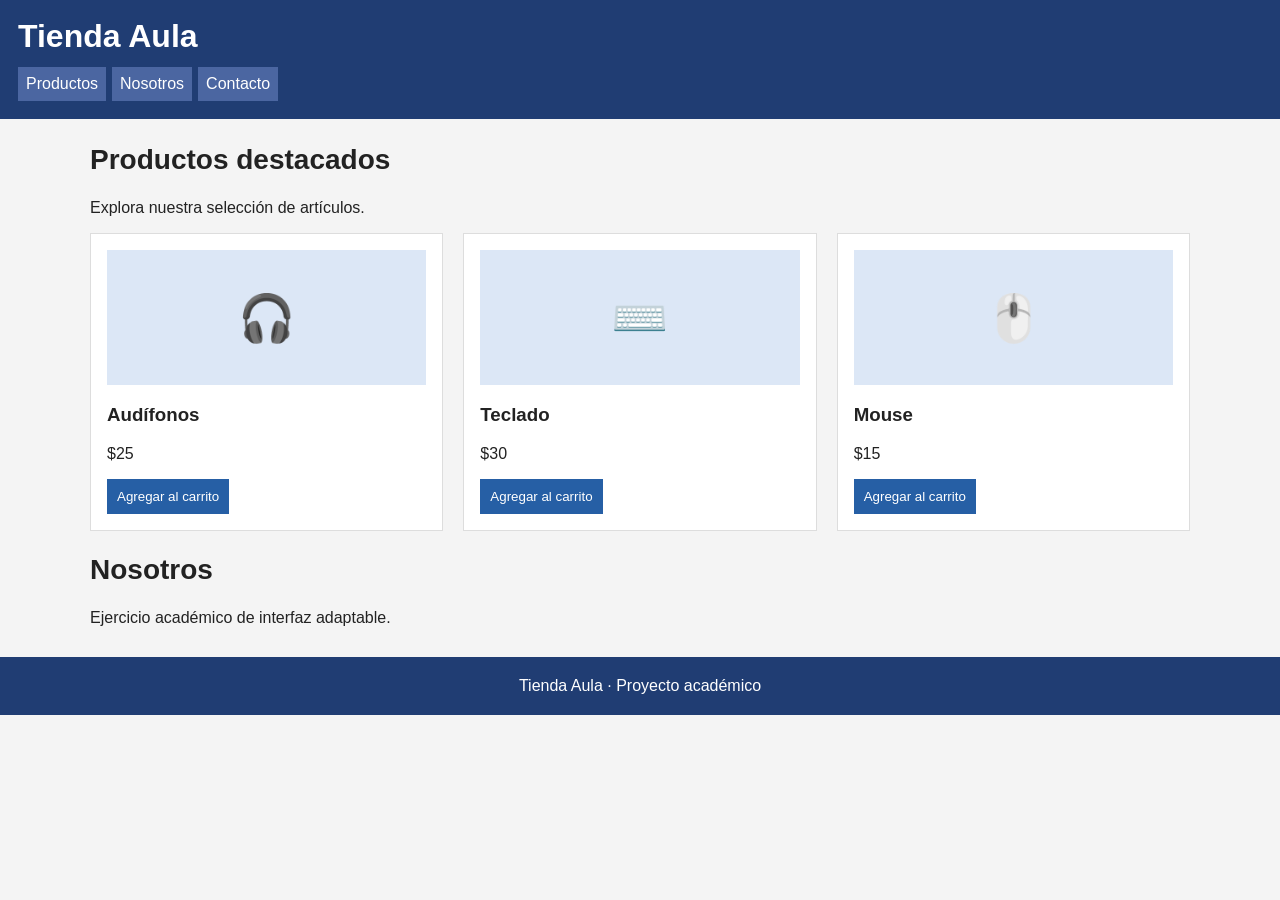
<file: Taller/index.html>
<!doctype html><html lang="es"><head><meta charset="utf-8"><meta name="viewport" content="width=device-width, initial-scale=1"><title>Tienda Aula — Reto responsive</title><link rel="stylesheet" href="styles.css"></head><body><header><h1>Tienda Aula</h1><nav aria-label="Navegación principal"><a href="#productos">Productos</a><a href="#nosotros">Nosotros</a><a href="#contacto">Contacto</a></nav></header><main><section id="productos"><h2>Productos destacados</h2><p>Explora nuestra selección de artículos.</p><div class="productos"><article class="tarjeta"><div class="foto" aria-hidden="true">🎧</div><h3>Audífonos</h3><p>$25</p><button type="button" onclick="agregar('Audífonos')">Agregar al carrito</button></article><article class="tarjeta"><div class="foto" aria-hidden="true">⌨️</div><h3>Teclado</h3><p>$30</p><button type="button" onclick="agregar('Teclado')">Agregar al carrito</button></article><article class="tarjeta"><div class="foto" aria-hidden="true">🖱️</div><h3>Mouse</h3><p>$15</p><button type="button" onclick="agregar('Mouse')">Agregar al carrito</button></article></div><p id="estado" role="status" aria-live="polite"></p></section><section id="nosotros"><h2>Nosotros</h2><p>Ejercicio académico de interfaz adaptable.</p></section></main><footer id="contacto">Tienda Aula · Proyecto académico</footer><script>function agregar(nombre){document.getElementById('estado').textContent=nombre+' agregado al carrito.'}</script></body></html>
</file>
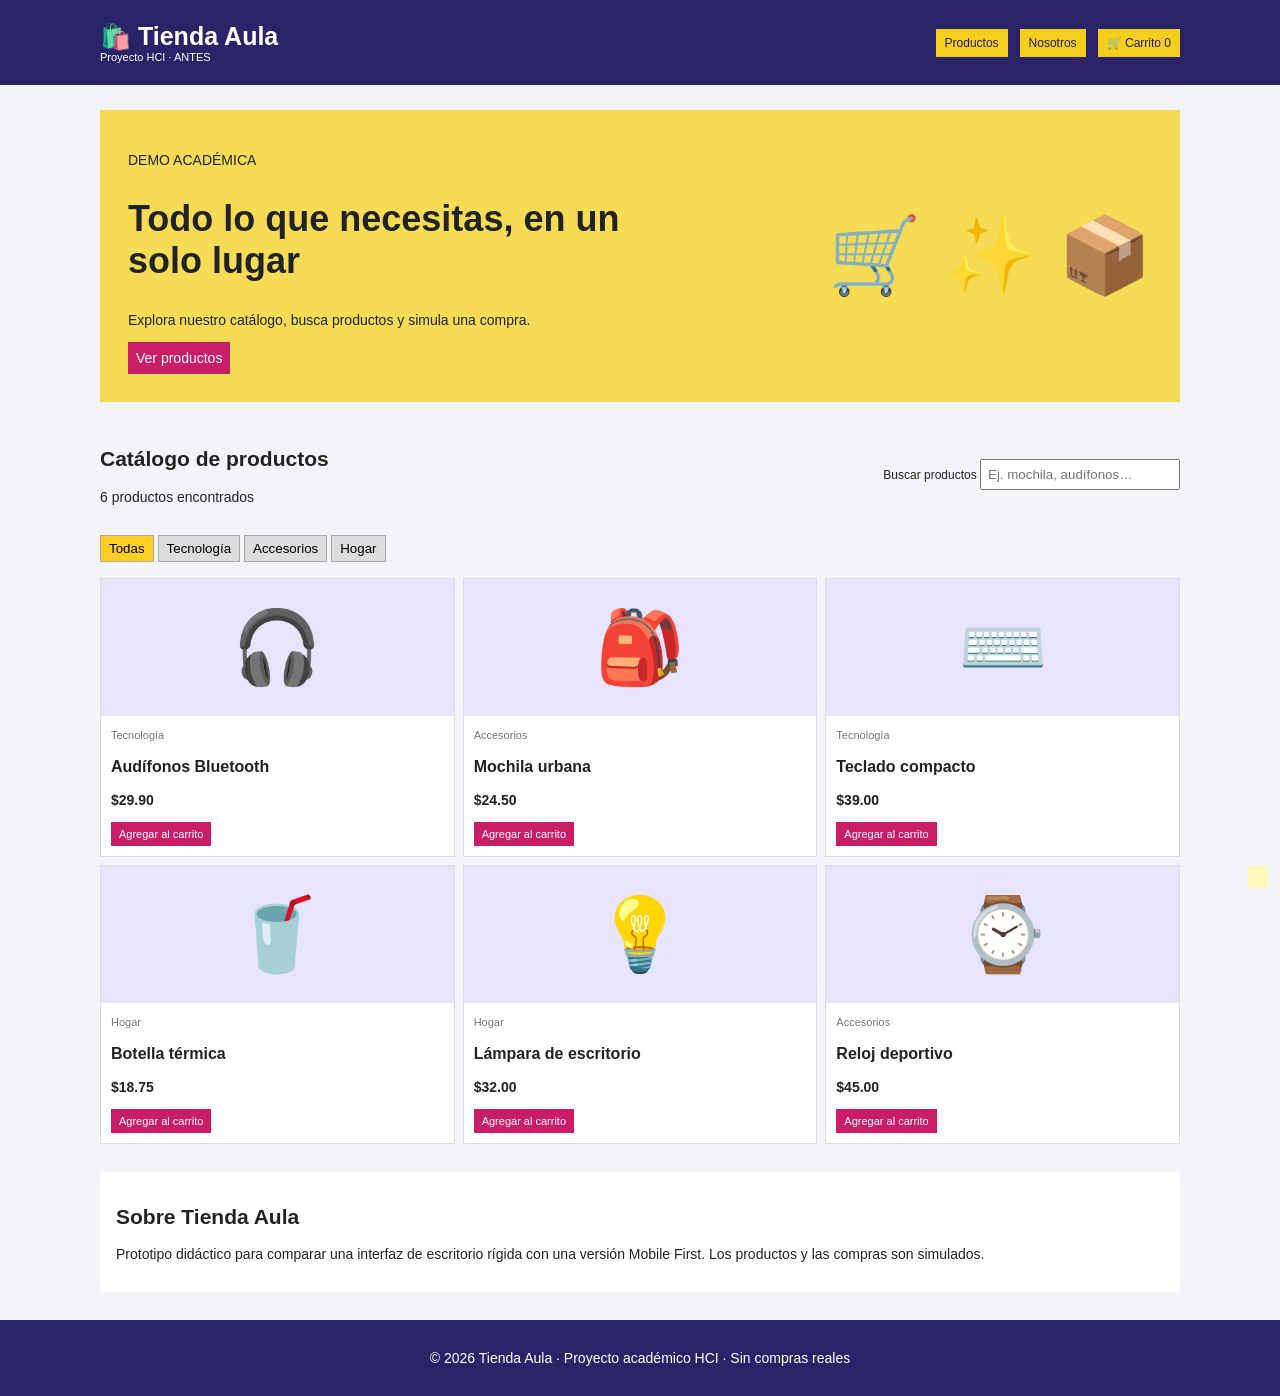
<file: Prototipo/antes/index.html>
<!DOCTYPE html><html lang="es"><head><meta charset="UTF-8"><meta name="viewport" content="width=device-width,initial-scale=1"><title>Tienda Aula | ANTES</title><style>/* ANTES 01: ancho fijo; en celulares obliga a desplazarse horizontalmente. */
*{box-sizing:border-box}body{margin:0;font:14px Arial,sans-serif;background:#f3f4f8;color:#222;min-width:1120px}.skip{position:absolute;left:-9999px}.site-header{background:#2a2368;color:#fff}.header-inner{width:1080px;margin:auto;height:85px;display:flex;align-items:center;justify-content:space-between}.brand{font-size:25px;font-weight:bold}.brand small{display:block;font-size:11px;font-weight:normal}nav{display:flex;align-items:center;gap:12px}nav a,nav button{background:#f4cf1b;color:#281b57;border:0;padding:7px 9px;text-decoration:none;font:12px Arial;cursor:pointer}.hero{width:1080px;margin:25px auto;display:flex;align-items:center;justify-content:space-between;background:#f6dc54;padding:28px}.hero h1{font-size:36px;max-width:550px}.hero p{max-width:550px}.hero-art{font-size:75px}.hero-link{display:inline-block;background:#c91d67;color:white;padding:8px;text-decoration:none}.shop,.about{width:1080px;margin:28px auto}.shop-heading{display:flex;justify-content:space-between;align-items:center}.shop-heading label{font-size:12px}.shop-heading input{padding:6px;width:200px}.filters{display:flex;gap:4px;margin:16px 0}.filters button{border:1px solid #aaa;background:#ddd;padding:5px 8px;cursor:pointer}.filters .active{background:#ffcf20}.products{display:grid;grid-template-columns:repeat(3,1fr);gap:8px}.product{background:white;border:1px solid #ddd}.product-image{font-size:72px;text-align:center;padding:26px;background:#e6e4ff}.product-body{padding:10px}.product h3{font-size:16px}.category{font-size:11px;color:#777}.price{font-weight:bold}.product button{border:0;background:#c91d67;color:white;padding:6px 8px;cursor:pointer;font-size:11px}.about{padding:16px;background:#fff}.cart-panel{position:fixed;right:15px;top:95px;width:310px;max-height:78vh;overflow:auto;background:#fff;border:2px solid #2a2368;box-shadow:0 6px 25px #0003;padding:15px;z-index:5}.cart-panel[hidden]{display:none}.cart-panel ul{padding:0;list-style:none}.cart-panel li{padding:8px 0;border-bottom:1px solid #ddd}.qty{display:flex;gap:7px;align-items:center}.qty button{cursor:pointer}.cart-panel input{display:block;margin:8px 0;padding:6px}.cart-panel #checkout{background:#c91d67;color:#fff;border:0;padding:8px;cursor:pointer}.cart-panel #checkout:disabled{opacity:.4}.notice{position:fixed;bottom:12px;right:12px;background:#fff8b9;padding:10px;max-width:320px;min-height:22px}.note{font-size:11px}footer{text-align:center;background:#2a2368;color:white;padding:16px}</style></head><body>
<a class="skip" href="#main">Saltar al contenido</a>
<header class="site-header"><div class="header-inner"><div class="brand">🛍️ Tienda Aula <small>Proyecto HCI · ANTES</small></div><nav aria-label="Navegación principal"><a href="#main">Productos</a><a href="#about">Nosotros</a><button id="cartToggle" type="button" aria-expanded="false" aria-controls="cartPanel">🛒 Carrito <span id="cartCount">0</span></button></nav></div></header>
<main id="main"><section class="hero"><div><p class="eyebrow">DEMO ACADÉMICA</p><h1>Todo lo que necesitas, en un solo lugar</h1><p>Explora nuestro catálogo, busca productos y simula una compra.</p><a class="hero-link" href="#catalog">Ver productos</a></div><div class="hero-art" aria-hidden="true">🛒 ✨ 📦</div></section>
<section class="shop" id="catalog" aria-labelledby="shopTitle"><div class="shop-heading"><div><h2 id="shopTitle">Catálogo de productos</h2><p id="count">6 productos encontrados</p></div><label for="search">Buscar productos <input id="search" type="search" placeholder="Ej. mochila, audífonos…" autocomplete="off"></label></div>
<div class="filters" role="group" aria-label="Filtrar productos por categoría"><button class="active" data-category="Todas" aria-pressed="true">Todas</button><button data-category="Tecnología" aria-pressed="false">Tecnología</button><button data-category="Accesorios" aria-pressed="false">Accesorios</button><button data-category="Hogar" aria-pressed="false">Hogar</button></div><div id="products" class="products"></div></section>
<section id="about" class="about"><h2>Sobre Tienda Aula</h2><p>Prototipo didáctico para comparar una interfaz de escritorio rígida con una versión Mobile First. Los productos y las compras son simulados.</p></section></main>
<aside id="cartPanel" class="cart-panel" hidden aria-labelledby="cartTitle"><h2 id="cartTitle" tabindex="-1">Tu carrito</h2><ul id="cartItems"></ul><p class="total">Total: <strong id="total">$0.00</strong></p><label for="customer">Nombre para compra simulada</label><input id="customer" placeholder="Tu nombre"><button id="checkout" type="button">Finalizar compra de prueba</button><p class="note">Demostración sin pagos ni almacenamiento de datos.</p></aside>
<div id="notice" class="notice" role="status" aria-live="polite"></div><footer><p>© 2026 Tienda Aula · Proyecto académico HCI · Sin compras reales</p></footer>
<script>/* ANTES 02: funciones de búsqueda, filtros y carrito disponibles, pero controles pequeños y sin diseño táctil. */
const PRODUCTS = [{"id": 1, "name": "Audífonos Bluetooth", "cat": "Tecnología", "price": 29.9, "emoji": "🎧"}, {"id": 2, "name": "Mochila urbana", "cat": "Accesorios", "price": 24.5, "emoji": "🎒"}, {"id": 3, "name": "Teclado compacto", "cat": "Tecnología", "price": 39.0, "emoji": "⌨️"}, {"id": 4, "name": "Botella térmica", "cat": "Hogar", "price": 18.75, "emoji": "🥤"}, {"id": 5, "name": "Lámpara de escritorio", "cat": "Hogar", "price": 32.0, "emoji": "💡"}, {"id": 6, "name": "Reloj deportivo", "cat": "Accesorios", "price": 45.0, "emoji": "⌚"}];
const money = n => '$' + n.toFixed(2);
let cart = {};
let category = 'Todas';
const $ = id => document.getElementById(id);
function visibleProducts(){
 const q = $('search').value.trim().toLocaleLowerCase('es');
 return PRODUCTS.filter(p => (category === 'Todas' || p.cat === category) && p.name.toLocaleLowerCase('es').includes(q));
}
function renderProducts(){
 const items = visibleProducts();
 $('products').innerHTML = items.map(p => `<article class="product"><div class="product-image" aria-hidden="true">${p.emoji}</div><div class="product-body"><span class="category">${p.cat}</span><h3>${p.name}</h3><p class="price">${money(p.price)}</p><button type="button" onclick="add(${p.id})" aria-label="Agregar ${p.name} al carrito">Agregar al carrito</button></div></article>`).join('') || '<p class="empty">No se encontraron productos. Prueba otra búsqueda.</p>';
 $('count').textContent = items.length + ' productos encontrados';
}
function add(id){ cart[id]=(cart[id]||0)+1; renderCart(); announce('Producto agregado al carrito'); }
function changeQty(id, delta){ cart[id]=(cart[id]||0)+delta; if(cart[id]<=0) delete cart[id]; renderCart(); }
function renderCart(){
 const ids=Object.keys(cart);
 $('cartItems').innerHTML=ids.map(id=>{const p=PRODUCTS.find(x=>x.id===Number(id));return `<li><span>${p.emoji} ${p.name}</span><div class="qty"><button type="button" onclick="changeQty(${id},-1)" aria-label="Quitar una unidad de ${p.name}">−</button><span>${cart[id]}</span><button type="button" onclick="changeQty(${id},1)" aria-label="Agregar una unidad de ${p.name}">+</button></div></li>`}).join('') || '<li>El carrito está vacío.</li>';
 const total=ids.reduce((s,id)=>s+PRODUCTS.find(x=>x.id===Number(id)).price*cart[id],0);
 $('total').textContent=money(total); $('cartCount').textContent=ids.reduce((s,id)=>s+cart[id],0);
 $('checkout').disabled=!ids.length;
}
function announce(msg){ $('notice').textContent=msg; }
function toggleCart(){const panel=$('cartPanel');panel.hidden=!panel.hidden;$('cartToggle').setAttribute('aria-expanded',String(!panel.hidden));if(!panel.hidden)$('cartTitle').focus();}
function checkout(){if(!Object.keys(cart).length)return;const name=$('customer').value.trim();if(!name){announce('Escribe tu nombre para completar la compra de demostración.');$('customer').focus();return;}const total=$('total').textContent;cart={};renderCart();announce('Compra simulada realizada para '+name+'. Total: '+total+'. No se ha realizado ningún cobro.');$('customer').value='';}
document.addEventListener('DOMContentLoaded',()=>{
 $('search').addEventListener('input',renderProducts);
 document.querySelectorAll('[data-category]').forEach(b=>b.addEventListener('click',()=>{category=b.dataset.category;document.querySelectorAll('[data-category]').forEach(x=>{x.classList.toggle('active',x===b);x.setAttribute('aria-pressed',String(x===b));});renderProducts();}));
 $('cartToggle').addEventListener('click',toggleCart);
 $('checkout').addEventListener('click',checkout);
 renderProducts();renderCart();
});</script></body></html>
</file>
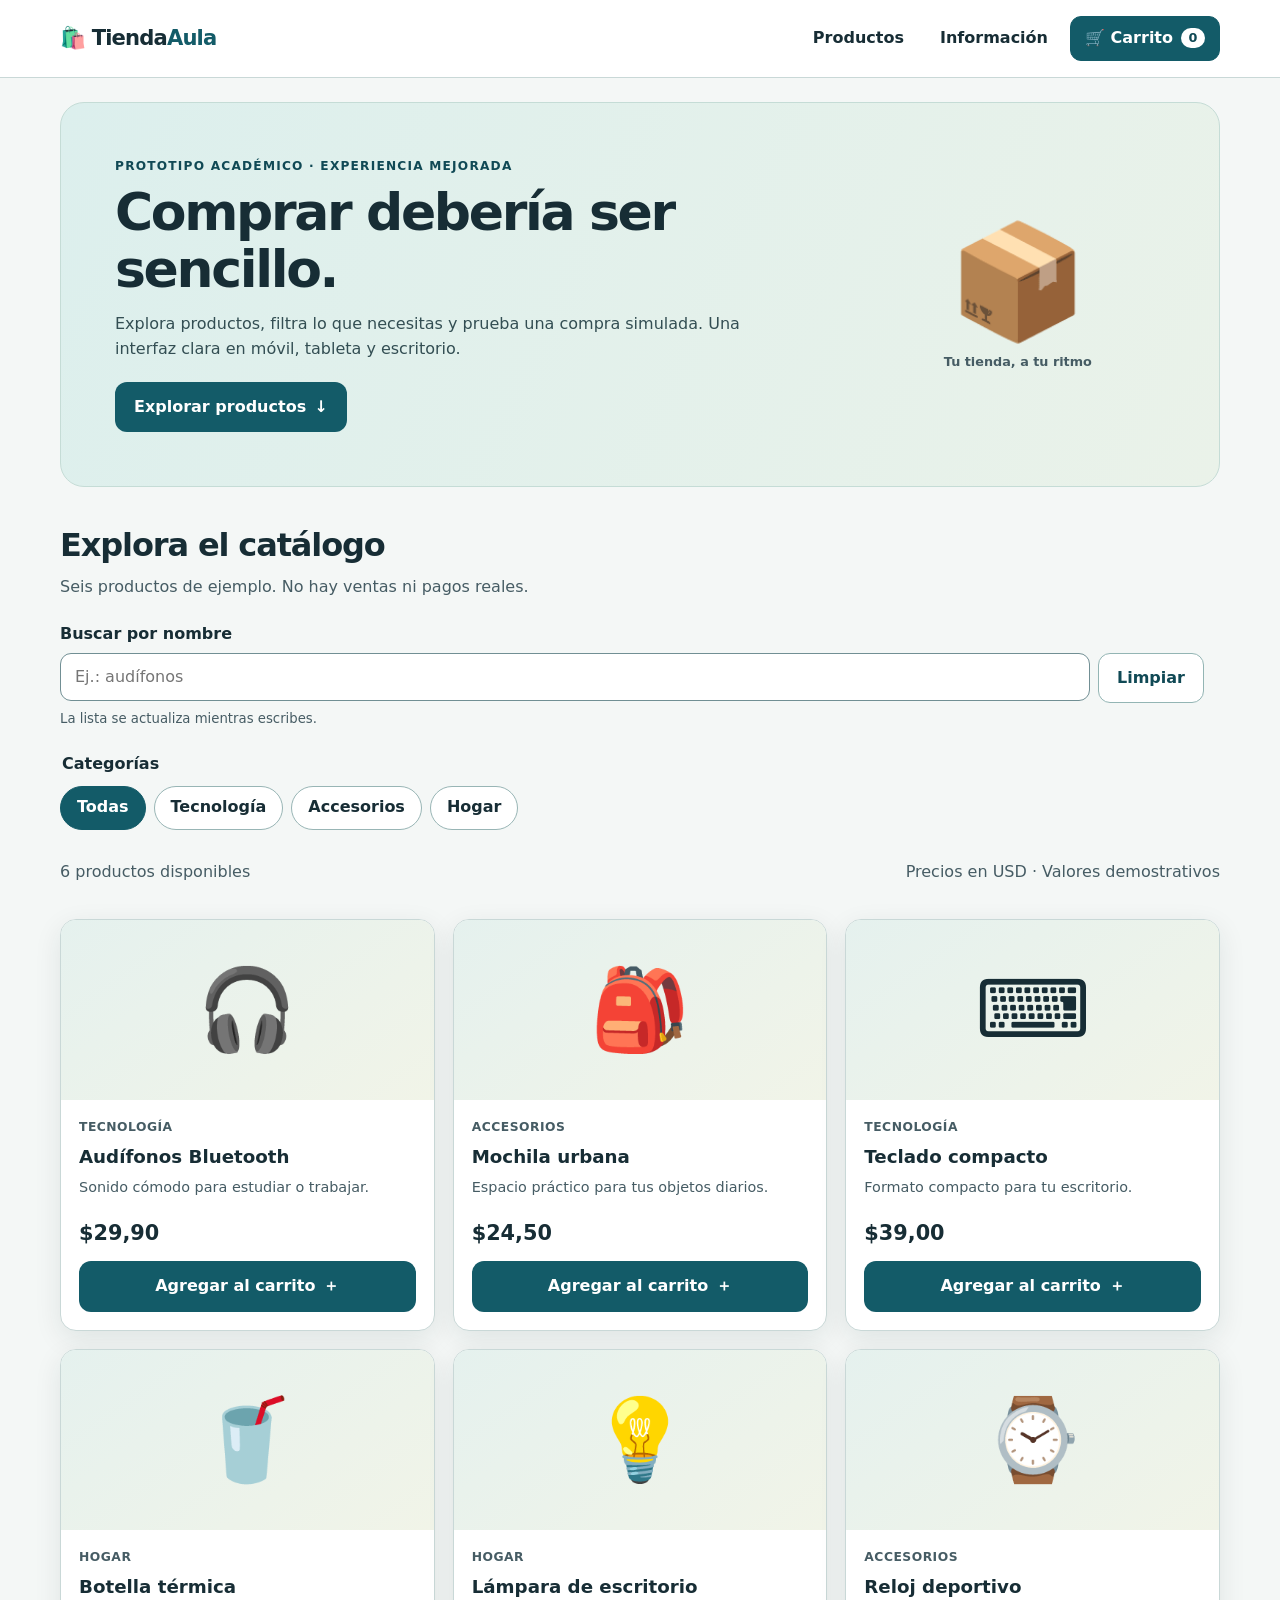
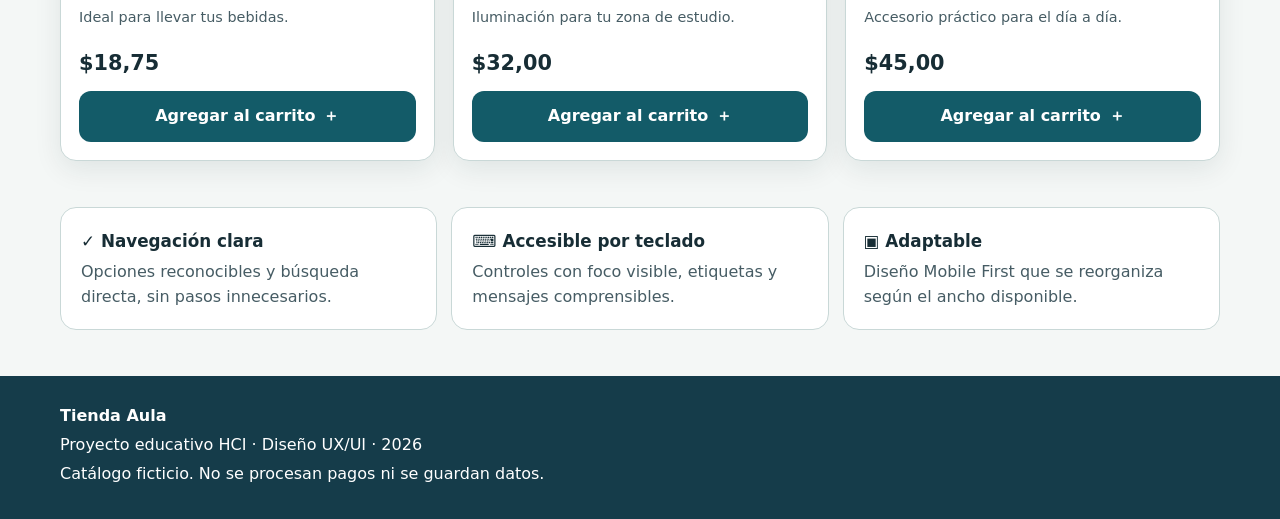
<file: Prototipo/despues/index.html>
<!doctype html>
<html lang="es">
<head>
<meta charset="utf-8">
<meta name="viewport" content="width=device-width, initial-scale=1">
<meta name="theme-color" content="#153c4a">
<meta name="description" content="Tienda Aula: prototipo académico de comercio electrónico con diseño inclusivo y responsive.">
<title>Tienda Aula | Catálogo accesible</title>
<style>
/* MEJORA UX 01 — Sistema de diseño: consistencia (Nielsen 4), contraste y jerarquía. */
:root{color-scheme:light;--ink:#172d35;--muted:#465c64;--primary:#135b68;--primary-dark:#104955;--accent:#146c4b;--bg:#f4f7f6;--paper:#fff;--border:#c9d8d7;--focus:#f3a712;--danger:#a5272c;--success:#155b3e;--radius:16px;--shadow:0 8px 28px rgba(13,44,48,.09)}
*{box-sizing:border-box}html{scroll-behavior:smooth}body{margin:0;background:var(--bg);color:var(--ink);font:16px/1.55 system-ui,-apple-system,"Segoe UI",sans-serif}button,input{font:inherit}button{cursor:pointer}a{color:var(--primary-dark)}:focus-visible{outline:3px solid var(--focus);outline-offset:3px}button:disabled{cursor:not-allowed;opacity:.5}.skip{position:absolute;left:12px;top:-80px;z-index:100;background:white;padding:12px 18px;border-radius:10px}.skip:focus{top:12px}.wrap{width:min(1160px,calc(100% - 32px));margin-inline:auto}.sr-only{position:absolute;width:1px;height:1px;padding:0;margin:-1px;overflow:hidden;clip:rect(0,0,0,0);white-space:nowrap;border:0}
/* MEJORA UX 02 — Navegación predecible y objetivos táctiles de al menos 44px (Fitts). */
header{background:var(--paper);border-bottom:1px solid var(--border);position:relative;z-index:2}.header-row{display:flex;align-items:center;justify-content:space-between;gap:16px;padding-block:16px;flex-wrap:wrap}.brand{font-size:1.32rem;font-weight:850;letter-spacing:-.04em;color:var(--ink);text-decoration:none}.brand span{color:var(--primary)}.nav{display:flex;align-items:center;gap:8px;flex-wrap:wrap}.nav a,.nav button{display:inline-flex;align-items:center;justify-content:center;min-height:44px;border-radius:11px;padding:9px 14px;text-decoration:none;font-weight:700}.nav a{color:var(--ink)}.nav a:hover{background:#e9f2f0}.cart-trigger{border:1px solid var(--primary);background:var(--primary);color:#fff;gap:8px}.count-bubble{background:#fff;color:var(--primary-dark);border-radius:100px;min-width:24px;padding:0 6px;font-size:.8rem}
.hero{margin-block:24px 34px;background:linear-gradient(115deg,#dcefed,#eaf2e9);border:1px solid #c5dcd6;border-radius:24px;padding:clamp(24px,5vw,54px);display:grid;gap:20px}.eyebrow{color:var(--primary-dark);font-size:.76rem;font-weight:800;letter-spacing:.1em;text-transform:uppercase}.hero h1{font-size:clamp(2rem,5vw,3.25rem);letter-spacing:-.045em;line-height:1.1;max-width:700px;margin:8px 0 14px}.hero p{max-width:650px;margin:0 0 20px;color:#334e53}.btn{display:inline-flex;align-items:center;justify-content:center;gap:8px;min-height:48px;padding:12px 18px;border-radius:12px;border:1px solid transparent;font-weight:750;text-decoration:none}.btn-primary{background:var(--primary);color:#fff}.btn-primary:hover{background:var(--primary-dark)}.btn-secondary{background:#fff;border-color:#93b5b4;color:var(--primary-dark)}.btn-secondary:hover{background:#edf5f3}.hero-art{font-size:clamp(4rem,12vw,7rem);text-align:center;align-self:center;line-height:1.1}.hero-art span{display:block;font-size:.8rem;color:var(--muted);margin-top:12px;font-weight:650}
.section-title{font-size:clamp(1.5rem,3vw,2rem);letter-spacing:-.035em;margin:0}.section-subtitle{color:var(--muted);margin:4px 0 0}.toolbar{display:grid;gap:16px;margin:22px 0 14px}.search-label{display:block;font-weight:750;margin-bottom:6px}.search-row{display:flex;gap:8px}.search-row input{flex:1;min-width:0;width:100%;height:48px;padding:10px 14px;border:1.5px solid #718f94;border-radius:11px;background:white;color:var(--ink)}.search-row button{flex:none}.filters{display:flex;flex-wrap:wrap;gap:8px;border:0;margin:0;padding:0}.filters legend{font-weight:750;margin-bottom:9px}.chip{min-height:44px;border:1px solid #98b5b5;border-radius:100px;background:white;color:var(--ink);padding:8px 16px;font-weight:650}.chip[aria-pressed=true]{background:var(--primary);border-color:var(--primary);color:#fff}.chip:hover:not([aria-pressed=true]){background:#e5f0ee}
/* MEJORA UX 03 — Mobile First, Grid adaptable, agrupación Gestalt. */
.catalog-meta{display:flex;justify-content:space-between;align-items:center;gap:12px;flex-wrap:wrap;margin:12px 0 18px;color:var(--muted)}.products{display:grid;grid-template-columns:minmax(0,1fr);gap:18px}.product{background:var(--paper);border:1px solid var(--border);border-radius:var(--radius);overflow:hidden;box-shadow:var(--shadow);display:flex;flex-direction:column}.product-art{background:linear-gradient(145deg,#e5f1ee,#f1f4e8);min-height:180px;display:grid;place-items:center;font-size:5rem}.product-body{padding:18px;display:flex;flex-direction:column;flex:1}.product-category{font-size:.77rem;color:var(--muted);font-weight:750;letter-spacing:.04em;text-transform:uppercase}.product h3{font-size:1.14rem;line-height:1.3;margin:8px 0}.product-desc{color:var(--muted);font-size:.9rem;margin:0 0 18px}.product-bottom{margin-top:auto}.price{font-size:1.3rem;font-weight:850;margin:0 0 12px}.product .btn{width:100%}.empty{grid-column:1/-1;background:white;border:1px dashed #9bb5b4;border-radius:16px;padding:32px;text-align:center}.empty h3{margin:0 0 8px}.empty p{color:var(--muted)}.empty button{margin-top:6px}
.benefits{display:grid;gap:14px;margin-block:46px}.benefit{background:white;border:1px solid var(--border);padding:20px;border-radius:16px}.benefit h3{margin:0 0 6px;font-size:1.05rem}.benefit p{margin:0;color:var(--muted)}footer{background:#153c4a;color:#fff;margin-top:40px;padding:28px 0}footer p{margin:4px 0}footer a{color:#fff}
/* MEJORA UX 04 — Carrito como diálogo modal: foco, cierre y prevención de errores. */
dialog{border:0;padding:0;border-radius:20px;width:min(520px,calc(100% - 24px));max-height:min(90dvh,850px);box-shadow:0 24px 70px #0b272c66;color:var(--ink)}dialog::backdrop{background:rgba(9,27,33,.62)}.dialog-inner{padding:24px;max-height:90dvh;overflow:auto}.dialog-head{display:flex;justify-content:space-between;align-items:center;gap:12px}.dialog-head h2{margin:0;font-size:1.55rem}.icon-button{width:44px;height:44px;display:grid;place-items:center;border:1px solid var(--border);border-radius:10px;background:white;font-size:1.4rem}.cart-list{list-style:none;padding:0;margin:20px 0}.cart-list li{padding:14px 0;border-bottom:1px solid var(--border);display:grid;gap:10px}.item-name{font-weight:750}.item-price{color:var(--muted);font-size:.88rem}.qty-row{display:flex;align-items:center;justify-content:space-between;gap:10px;flex-wrap:wrap}.qty-controls{display:flex;align-items:center;gap:12px}.qty-controls button{width:44px;height:44px;border:1px solid #9bb5b4;background:#f5faf8;border-radius:10px;font-size:1.3rem}.remove{border:0;background:none;color:var(--danger);font-weight:700;text-decoration:underline;min-height:44px}.total-row{display:flex;justify-content:space-between;align-items:center;border-top:2px solid var(--border);padding:16px 0;font-size:1.2rem}.form-field{margin:10px 0 14px}.form-field label{display:block;font-weight:750;margin-bottom:6px}.form-field input{width:100%;min-height:48px;border:1.5px solid #718f94;border-radius:10px;padding:10px 12px}.hint{font-size:.83rem;color:var(--muted);margin:6px 0}.field-error{color:var(--danger);font-weight:700;font-size:.87rem;min-height:1.2em;margin:4px 0}.dialog-actions{display:grid;gap:10px}.dialog-actions .btn{width:100%}.demo-note{color:var(--muted);font-size:.82rem;margin:16px 0 0}
/* MEJORA UX 05 — Mensajes de estado visibles, sin depender solo del color (Nielsen 1). */
.toast{position:fixed;bottom:16px;left:16px;right:16px;max-width:480px;background:#163e34;color:#fff;border-radius:12px;box-shadow:0 8px 30px #0004;padding:14px 18px;z-index:10}.toast[hidden]{display:none}.toast.error{background:#82252b}.confirmation{border-radius:14px;background:#e5f4e9;border:1px solid #8dbca0;padding:18px;margin:18px 0}.confirmation h3{margin:0 0 8px}.confirmation p{margin:4px 0}
@media(min-width:650px){.hero{grid-template-columns:1.5fr .6fr}.toolbar{grid-template-columns:minmax(0,1fr) auto;align-items:end}.filters{grid-column:1/-1}.products{grid-template-columns:repeat(2,minmax(0,1fr))}.benefits{grid-template-columns:repeat(3,minmax(0,1fr))}.dialog-actions{grid-template-columns:1fr 1fr}}
@media(min-width:1000px){.products{grid-template-columns:repeat(3,minmax(0,1fr))}}
@media(prefers-reduced-motion:reduce){html{scroll-behavior:auto}*,*::before,*::after{animation-duration:.01ms!important;transition-duration:.01ms!important}}
</style>
</head>
<body>
<a class="skip" href="#catalogo">Saltar al catálogo</a>
<header><div class="wrap header-row"><a class="brand" href="#inicio" aria-label="Tienda Aula, ir al inicio">🛍️ Tienda<span>Aula</span></a><nav class="nav" aria-label="Navegación principal"><a href="#catalogo">Productos</a><a href="#beneficios">Información</a><button class="cart-trigger" id="openCart" type="button" aria-haspopup="dialog" aria-controls="cartDialog">🛒 Carrito <span class="count-bubble" id="cartCount" aria-label="0 artículos">0</span></button></nav></div></header>
<main id="inicio">
<section class="wrap hero" aria-labelledby="heroTitle"><div><div class="eyebrow">Prototipo académico · Experiencia mejorada</div><h1 id="heroTitle">Comprar debería ser sencillo.</h1><p>Explora productos, filtra lo que necesitas y prueba una compra simulada. Una interfaz clara en móvil, tableta y escritorio.</p><a class="btn btn-primary" href="#catalogo">Explorar productos <span aria-hidden="true">↓</span></a></div><div class="hero-art" aria-hidden="true">📦<span>Tu tienda, a tu ritmo</span></div></section>
<section class="wrap" id="catalogo" aria-labelledby="catalogTitle"><h2 class="section-title" id="catalogTitle">Explora el catálogo</h2><p class="section-subtitle">Seis productos de ejemplo. No hay ventas ni pagos reales.</p>
<div class="toolbar"><div><label class="search-label" for="search">Buscar por nombre</label><div class="search-row"><input id="search" type="search" placeholder="Ej.: audífonos" autocomplete="off" aria-describedby="searchHelp"><button class="btn btn-secondary" id="clearSearch" type="button">Limpiar</button></div><p class="hint" id="searchHelp">La lista se actualiza mientras escribes.</p></div>
<fieldset class="filters" aria-label="Filtrar por categoría"><legend>Categorías</legend><button type="button" class="chip" data-category="Todas" aria-pressed="true">Todas</button><button type="button" class="chip" data-category="Tecnología" aria-pressed="false">Tecnología</button><button type="button" class="chip" data-category="Accesorios" aria-pressed="false">Accesorios</button><button type="button" class="chip" data-category="Hogar" aria-pressed="false">Hogar</button></fieldset></div>
<div class="catalog-meta"><p id="resultsCount" role="status" aria-live="polite" aria-atomic="true">6 productos disponibles</p><span>Precios en USD · Valores demostrativos</span></div><div class="products" id="products"></div></section>
<section class="wrap benefits" id="beneficios" aria-label="Sobre esta demostración"><article class="benefit"><h3>✓ Navegación clara</h3><p>Opciones reconocibles y búsqueda directa, sin pasos innecesarios.</p></article><article class="benefit"><h3>⌨ Accesible por teclado</h3><p>Controles con foco visible, etiquetas y mensajes comprensibles.</p></article><article class="benefit"><h3>▣ Adaptable</h3><p>Diseño Mobile First que se reorganiza según el ancho disponible.</p></article></section>
</main>
<footer><div class="wrap"><strong>Tienda Aula</strong><p>Proyecto educativo HCI · Diseño UX/UI · 2026</p><p>Catálogo ficticio. No se procesan pagos ni se guardan datos.</p></div></footer>
<!-- MEJORA UX 06 — <dialog> nativo: foco dentro del diálogo, Escape para cerrar y retorno al disparador. -->
<dialog id="cartDialog" aria-labelledby="cartTitle" aria-describedby="cartDescription"><div class="dialog-inner"><div class="dialog-head"><h2 id="cartTitle">Tu carrito</h2><button class="icon-button" id="closeCart" type="button" aria-label="Cerrar carrito">×</button></div><p id="cartDescription" class="section-subtitle">Revisa los productos antes de finalizar la simulación.</p><div id="cartContent"><ul id="cartItems" class="cart-list"></ul><div class="total-row"><strong>Total estimado</strong><strong id="total">$0.00</strong></div><form id="checkoutForm" novalidate><div class="form-field"><label for="customer">Nombre para la compra de prueba <span aria-hidden="true">*</span></label><input id="customer" name="customer" required minlength="2" maxlength="60" autocomplete="off" aria-describedby="customerHelp customerError"><p class="hint" id="customerHelp">Solo se utiliza para mostrar la confirmación; no se guarda.</p><p class="field-error" id="customerError" aria-live="polite"></p></div><div class="dialog-actions"><button type="button" class="btn btn-secondary" id="continueShopping">Seguir explorando</button><button type="submit" class="btn btn-primary" id="checkout">Confirmar simulación</button></div></form></div><div id="successView" hidden></div><p class="demo-note">Esta es una demostración académica. No se solicitan datos bancarios.</p></div></dialog>
<div id="toast" class="toast" role="status" aria-live="polite" aria-atomic="true" hidden></div>
<script>
'use strict';
/* MEJORA UX 07 — Mismo catálogo y mismas funciones del ANTES: búsqueda, filtros, carrito, cantidades y compra ficticia. */
const PRODUCTS=[
{id:1,name:'Audífonos Bluetooth',cat:'Tecnología',price:29.90,emoji:'🎧',desc:'Sonido cómodo para estudiar o trabajar.'},
{id:2,name:'Mochila urbana',cat:'Accesorios',price:24.50,emoji:'🎒',desc:'Espacio práctico para tus objetos diarios.'},
{id:3,name:'Teclado compacto',cat:'Tecnología',price:39,emoji:'⌨️',desc:'Formato compacto para tu escritorio.'},
{id:4,name:'Botella térmica',cat:'Hogar',price:18.75,emoji:'🥤',desc:'Ideal para llevar tus bebidas.'},
{id:5,name:'Lámpara de escritorio',cat:'Hogar',price:32,emoji:'💡',desc:'Iluminación para tu zona de estudio.'},
{id:6,name:'Reloj deportivo',cat:'Accesorios',price:45,emoji:'⌚',desc:'Accesorio práctico para el día a día.'}
];
const $=id=>document.getElementById(id);
const money=value=>new Intl.NumberFormat('es-EC',{style:'currency',currency:'USD'}).format(value);
let cart={};let category='Todas';let toastTimeout;
function filteredProducts(){const q=$('search').value.trim().toLocaleLowerCase('es');return PRODUCTS.filter(p=>(category==='Todas'||p.cat===category)&&p.name.toLocaleLowerCase('es').includes(q));}
function renderProducts(){const items=filteredProducts();$('resultsCount').textContent=`${items.length} ${items.length===1?'producto disponible':'productos disponibles'}`;
/* MEJORA UX 08 — Estado vacío con salida clara (Nielsen 9 y 3). */
if(!items.length){$('products').innerHTML='<div class="empty"><h3>No encontramos coincidencias</h3><p>Prueba con otra palabra o vuelve a ver todos los productos.</p><button type="button" class="btn btn-secondary" id="resetFilters">Ver todos los productos</button></div>';$('resetFilters').addEventListener('click',resetFilters);return;}
$('products').innerHTML=items.map(p=>`<article class="product"><div class="product-art" aria-hidden="true">${p.emoji}</div><div class="product-body"><span class="product-category">${p.cat}</span><h3>${p.name}</h3><p class="product-desc">${p.desc}</p><div class="product-bottom"><p class="price">${money(p.price)}</p><button type="button" class="btn btn-primary" data-add="${p.id}" aria-label="Agregar ${p.name} al carrito">Agregar al carrito <span aria-hidden="true">＋</span></button></div></div></article>`).join('');}
function resetFilters(){category='Todas';$('search').value='';syncFilters();renderProducts();$('search').focus();}
function syncFilters(){document.querySelectorAll('[data-category]').forEach(b=>b.setAttribute('aria-pressed',String(b.dataset.category===category)));}
/* MEJORA UX 09 — Retroalimentación después de cada acción (Nielsen 1), sin bloquear al usuario. */
function notify(message,isError=false){clearTimeout(toastTimeout);const t=$('toast');t.textContent=message;t.classList.toggle('error',isError);t.hidden=false;toastTimeout=setTimeout(()=>{t.hidden=true;},3800);}
function addToCart(id){cart[id]=(cart[id]||0)+1;renderCart();const p=PRODUCTS.find(x=>x.id===id);notify(`${p.name} agregado al carrito. ${itemCount()} artículos en total.`);}
function itemCount(){return Object.values(cart).reduce((a,b)=>a+b,0);}
function changeQty(id,delta){const next=(cart[id]||0)+delta;if(next<=0)delete cart[id];else cart[id]=next;renderCart();}
function removeItem(id){const p=PRODUCTS.find(x=>x.id===id);delete cart[id];renderCart();notify(`${p.name} eliminado del carrito.`);}
function renderCart(){const ids=Object.keys(cart);$('cartCount').textContent=itemCount();$('cartCount').setAttribute('aria-label',`${itemCount()} artículos`);
$('cartItems').innerHTML=ids.map(id=>{const p=PRODUCTS.find(x=>x.id===Number(id));return `<li><div><span class="item-name">${p.emoji} ${p.name}</span><div class="item-price">${money(p.price)} por unidad</div></div><div class="qty-row"><div class="qty-controls"><button type="button" data-qty="-1" data-id="${id}" aria-label="Disminuir cantidad de ${p.name}">−</button><strong aria-label="${cart[id]} unidades">${cart[id]}</strong><button type="button" data-qty="1" data-id="${id}" aria-label="Aumentar cantidad de ${p.name}">+</button></div><button type="button" class="remove" data-remove="${id}" aria-label="Eliminar ${p.name} del carrito">Eliminar</button></div></li>`;}).join('')||'<li>Tu carrito está vacío. Explora el catálogo para agregar productos.</li>';
const total=ids.reduce((s,id)=>s+PRODUCTS.find(p=>p.id===Number(id)).price*cart[id],0);$('total').textContent=money(total);$('checkout').disabled=!ids.length;}
/* MEJORA UX 10 — Control y libertad: cerrar con Escape, botón visible y regresar al catálogo (Nielsen 3). */
function openCart(){if($('cartDialog').open)return;$('successView').hidden=true;$('cartContent').hidden=false;$('customerError').textContent='';$('customer').removeAttribute('aria-invalid');$('cartDialog').showModal();}
function closeCart(){$('cartDialog').close();}
/* MEJORA UX 11 — Prevención y recuperación de errores: validación junto al campo (Nielsen 5 y 9). */
function checkout(event){event.preventDefault();if(!itemCount())return;const input=$('customer');const name=input.value.trim();if(name.length<2){$('customerError').textContent='Escribe un nombre de al menos 2 caracteres para continuar.';input.setAttribute('aria-invalid','true');input.focus();return;}
$('customerError').textContent='';input.removeAttribute('aria-invalid');const total=$('total').textContent;const quantity=itemCount();cart={};renderCart();input.value='';$('cartContent').hidden=true;$('successView').hidden=false;
/* MEJORA UX 12 — Confirmación clara, sin prometer pagos ni almacenamiento. */
const success=$('successView');success.innerHTML='';const box=document.createElement('section');box.className='confirmation';const h=document.createElement('h3');h.textContent='✓ Simulación completada';const p=document.createElement('p');p.textContent=`Gracias, ${name}. Se registró visualmente una compra ficticia de ${quantity} ${quantity===1?'artículo':'artículos'} por ${total}.`;const note=document.createElement('p');note.textContent='No se realizó ningún cobro ni se almacenó información.';box.append(h,p,note);const done=document.createElement('button');done.className='btn btn-primary';done.type='button';done.textContent='Volver a la tienda';done.addEventListener('click',closeCart);success.append(box,done);h.setAttribute('tabindex','-1');h.focus();}
$('search').addEventListener('input',renderProducts);$('clearSearch').addEventListener('click',()=>{$('search').value='';renderProducts();$('search').focus();});
document.querySelector('.filters').addEventListener('click',event=>{const b=event.target.closest('[data-category]');if(!b)return;category=b.dataset.category;syncFilters();renderProducts();});
$('products').addEventListener('click',event=>{const b=event.target.closest('[data-add]');if(b)addToCart(Number(b.dataset.add));});
$('cartItems').addEventListener('click',event=>{const q=event.target.closest('[data-qty]');if(q){changeQty(Number(q.dataset.id),Number(q.dataset.qty));return;}const r=event.target.closest('[data-remove]');if(r)removeItem(Number(r.dataset.remove));});
$('openCart').addEventListener('click',openCart);$('closeCart').addEventListener('click',closeCart);$('continueShopping').addEventListener('click',closeCart);$('checkoutForm').addEventListener('submit',checkout);
$('customer').addEventListener('input',()=>{if($('customer').value.trim().length>=2){$('customerError').textContent='';$('customer').removeAttribute('aria-invalid');}});
renderProducts();renderCart();
</script>
</body></html>
</file>
<file: Taller/styles.css>
/* DISEÑO INICIAL: contiene problemas deliberados para el taller */
*{box-sizing:border-box}body{margin:0;font-family:Arial,sans-serif;background:#f4f4f4;color:#222}
header{background:#203d73;color:white;padding:18px}header h1{margin:0}
nav{display:flex;gap:6px;margin-top:12px}nav a{color:white;background:#4b66a1;padding:8px;text-decoration:none}
main{width:1100px;margin:25px auto}h2{font-size:28px}
.productos{display:grid;grid-template-columns:repeat(3,1fr);gap:20px}
.tarjeta{background:white;border:1px solid #ddd;padding:16px;min-width:0}
.foto{height:135px;background:#dce7f6;display:grid;place-items:center;font-size:46px}
button{background:#265fa5;color:white;border:0;padding:10px;cursor:pointer}
footer{text-align:center;padding:20px;background:#203d73;color:white;margin-top:30px}
/* RETO: convertir a mobile first, mejorar espaciado, controles y añadir @media */
</file>
